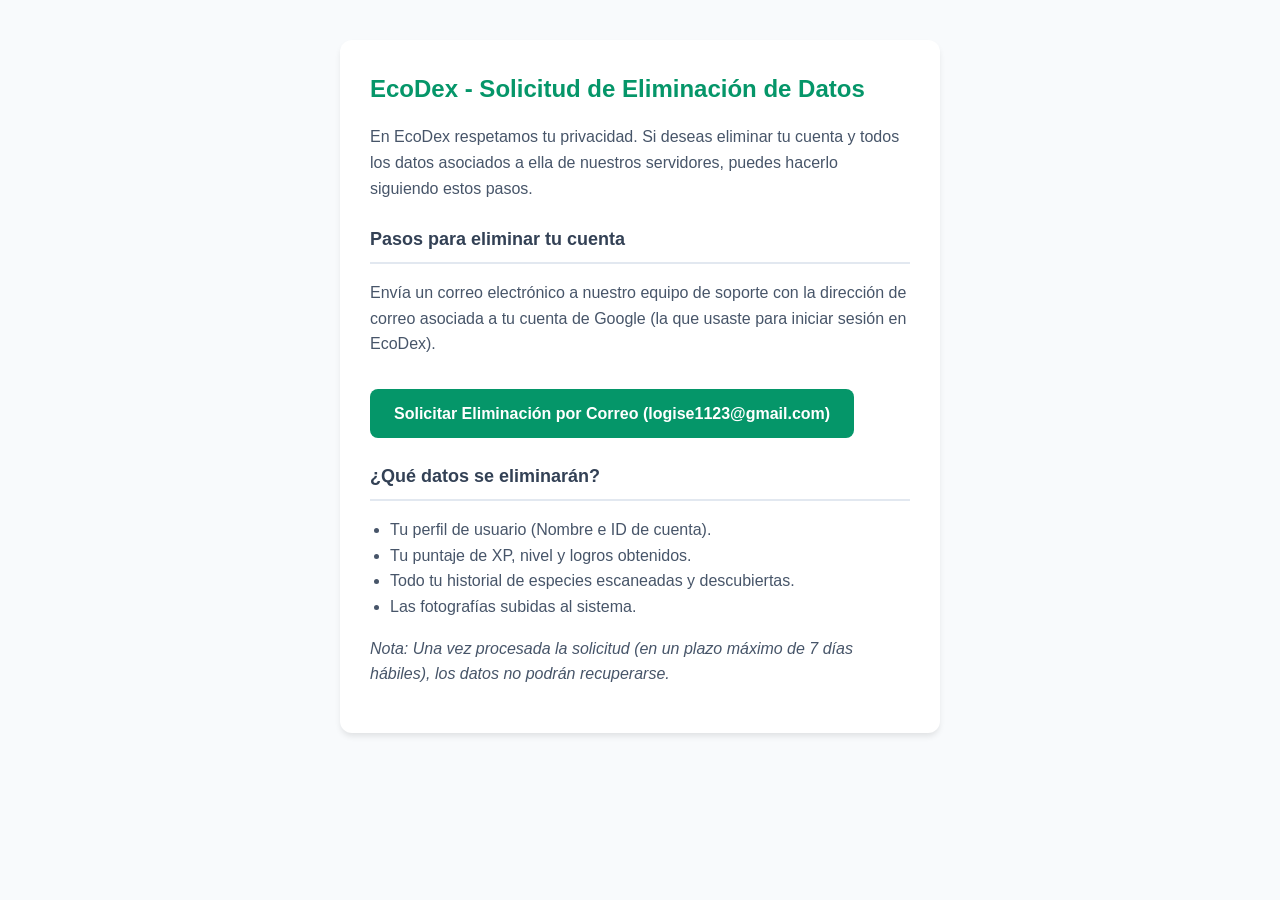
<file: delete-account.html>
<!DOCTYPE html>
<html lang="es">

<head>
    <meta charset="UTF-8">
    <meta name="viewport" content="width=device-width, initial-scale=1.0">
    <title>EcoDex - Eliminar Cuenta y Datos</title>
    <style>
        body {
            font-family: -apple-system, BlinkMacSystemFont, "Segoe UI", Roboto, Helvetica, Arial, sans-serif;
            background-color: #f8fafc;
            color: #1e293b;
            line-height: 1.6;
            max-width: 600px;
            margin: 0 auto;
            padding: 40px 20px;
        }

        .card {
            background: white;
            padding: 30px;
            border-radius: 12px;
            box-shadow: 0 4px 6px -1px rgba(0, 0, 0, 0.1);
        }

        h1 {
            color: #059669;
            font-size: 24px;
            margin-top: 0;
        }

        h2 {
            font-size: 18px;
            color: #334155;
            border-bottom: 2px solid #e2e8f0;
            padding-bottom: 8px;
            margin-top: 24px;
        }

        p {
            color: #475569;
        }

        ul {
            color: #475569;
            padding-left: 20px;
        }

        a.mailto-btn {
            display: inline-block;
            background-color: #059669;
            color: white;
            text-decoration: none;
            padding: 12px 24px;
            border-radius: 8px;
            font-weight: bold;
            margin-top: 16px;
        }

        a.mailto-btn:hover {
            background-color: #047857;
        }
    </style>
</head>

<body>
    <div class="card">
        <h1>EcoDex - Solicitud de Eliminación de Datos</h1>
        <p>En EcoDex respetamos tu privacidad. Si deseas eliminar tu cuenta y todos los datos asociados a ella de
            nuestros servidores, puedes hacerlo siguiendo estos pasos.</p>

        <h2>Pasos para eliminar tu cuenta</h2>
        <p>Envía un correo electrónico a nuestro equipo de soporte con la dirección de correo asociada a tu cuenta de
            Google (la que usaste para iniciar sesión en EcoDex).</p>

        <a href="mailto:logise1123@gmail.com?subject=Solicitud%20de%20eliminacion%20de%20cuenta%20EcoDex"
            class="mailto-btn">
            Solicitar Eliminación por Correo (logise1123@gmail.com)
        </a>

        <h2>¿Qué datos se eliminarán?</h2>
        <ul>
            <li>Tu perfil de usuario (Nombre e ID de cuenta).</li>
            <li>Tu puntaje de XP, nivel y logros obtenidos.</li>
            <li>Todo tu historial de especies escaneadas y descubiertas.</li>
            <li>Las fotografías subidas al sistema.</li>
        </ul>
        <p><em>Nota: Una vez procesada la solicitud (en un plazo máximo de 7 días hábiles), los datos no podrán
                recuperarse.</em></p>
    </div>
</body>

</html>
</file>
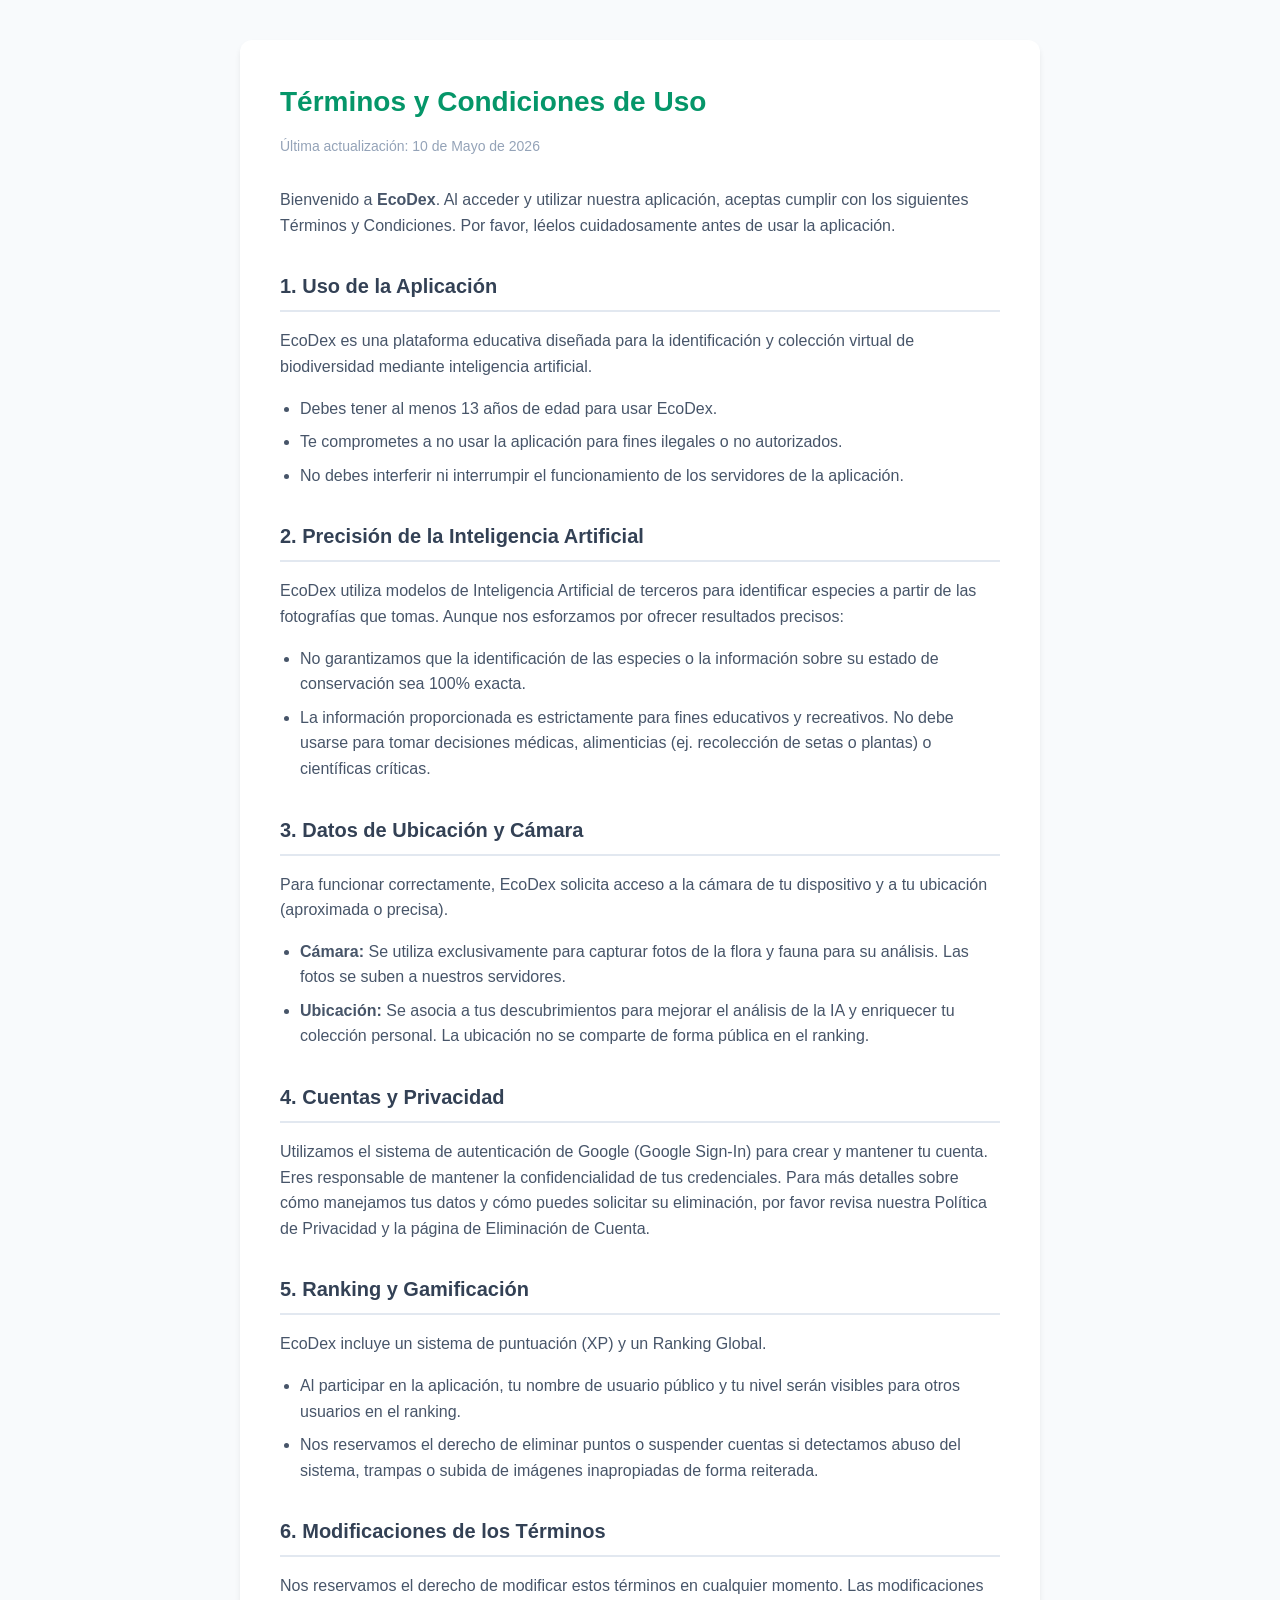
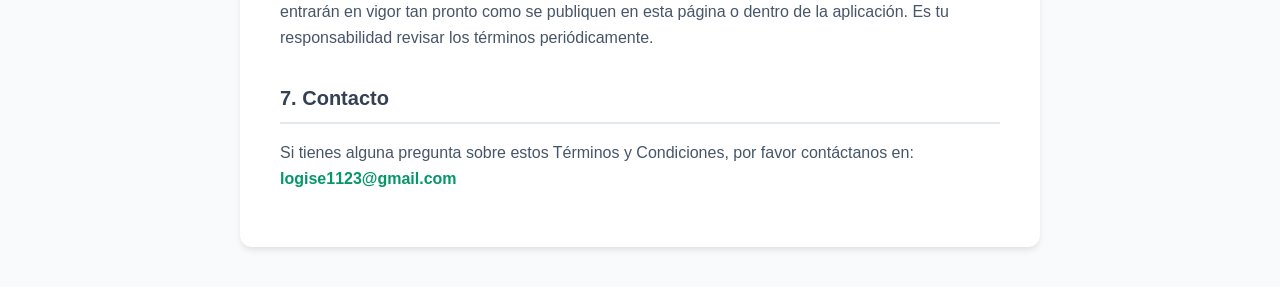
<file: tos.html>
<!DOCTYPE html>
<html lang="es">

<head>
    <meta charset="UTF-8">
    <meta name="viewport" content="width=device-width, initial-scale=1.0">
    <title>EcoDex - Términos y Condiciones</title>
    <style>
        body {
            font-family: -apple-system, BlinkMacSystemFont, "Segoe UI", Roboto, Helvetica, Arial, sans-serif;
            background-color: #f8fafc;
            color: #1e293b;
            line-height: 1.6;
            max-width: 800px;
            margin: 0 auto;
            padding: 40px 20px;
        }

        .card {
            background: white;
            padding: 40px;
            border-radius: 12px;
            box-shadow: 0 4px 6px -1px rgba(0, 0, 0, 0.1);
        }

        h1 {
            color: #059669;
            font-size: 28px;
            margin-top: 0;
            margin-bottom: 10px;
        }

        h2 {
            font-size: 20px;
            color: #334155;
            border-bottom: 2px solid #e2e8f0;
            padding-bottom: 8px;
            margin-top: 32px;
            margin-bottom: 16px;
        }

        p {
            color: #475569;
            margin-bottom: 16px;
        }

        ul {
            color: #475569;
            padding-left: 20px;
            margin-bottom: 16px;
        }
        
        li {
            margin-bottom: 8px;
        }

        .update-date {
            font-size: 14px;
            color: #94a3b8;
            margin-bottom: 30px;
            display: block;
        }
    </style>
</head>

<body>
    <div class="card">
        <h1>Términos y Condiciones de Uso</h1>
        <span class="update-date">Última actualización: 10 de Mayo de 2026</span>

        <p>Bienvenido a <strong>EcoDex</strong>. Al acceder y utilizar nuestra aplicación, aceptas cumplir con los siguientes Términos y Condiciones. Por favor, léelos cuidadosamente antes de usar la aplicación.</p>

        <h2>1. Uso de la Aplicación</h2>
        <p>EcoDex es una plataforma educativa diseñada para la identificación y colección virtual de biodiversidad mediante inteligencia artificial.</p>
        <ul>
            <li>Debes tener al menos 13 años de edad para usar EcoDex.</li>
            <li>Te comprometes a no usar la aplicación para fines ilegales o no autorizados.</li>
            <li>No debes interferir ni interrumpir el funcionamiento de los servidores de la aplicación.</li>
        </ul>

        <h2>2. Precisión de la Inteligencia Artificial</h2>
        <p>EcoDex utiliza modelos de Inteligencia Artificial de terceros para identificar especies a partir de las fotografías que tomas. Aunque nos esforzamos por ofrecer resultados precisos:</p>
        <ul>
            <li>No garantizamos que la identificación de las especies o la información sobre su estado de conservación sea 100% exacta.</li>
            <li>La información proporcionada es estrictamente para fines educativos y recreativos. No debe usarse para tomar decisiones médicas, alimenticias (ej. recolección de setas o plantas) o científicas críticas.</li>
        </ul>

        <h2>3. Datos de Ubicación y Cámara</h2>
        <p>Para funcionar correctamente, EcoDex solicita acceso a la cámara de tu dispositivo y a tu ubicación (aproximada o precisa).</p>
        <ul>
            <li><strong>Cámara:</strong> Se utiliza exclusivamente para capturar fotos de la flora y fauna para su análisis. Las fotos se suben a nuestros servidores.</li>
            <li><strong>Ubicación:</strong> Se asocia a tus descubrimientos para mejorar el análisis de la IA y enriquecer tu colección personal. La ubicación no se comparte de forma pública en el ranking.</li>
        </ul>

        <h2>4. Cuentas y Privacidad</h2>
        <p>Utilizamos el sistema de autenticación de Google (Google Sign-In) para crear y mantener tu cuenta. Eres responsable de mantener la confidencialidad de tus credenciales. Para más detalles sobre cómo manejamos tus datos y cómo puedes solicitar su eliminación, por favor revisa nuestra Política de Privacidad y la página de Eliminación de Cuenta.</p>

        <h2>5. Ranking y Gamificación</h2>
        <p>EcoDex incluye un sistema de puntuación (XP) y un Ranking Global.</p>
        <ul>
            <li>Al participar en la aplicación, tu nombre de usuario público y tu nivel serán visibles para otros usuarios en el ranking.</li>
            <li>Nos reservamos el derecho de eliminar puntos o suspender cuentas si detectamos abuso del sistema, trampas o subida de imágenes inapropiadas de forma reiterada.</li>
        </ul>

        <h2>6. Modificaciones de los Términos</h2>
        <p>Nos reservamos el derecho de modificar estos términos en cualquier momento. Las modificaciones entrarán en vigor tan pronto como se publiquen en esta página o dentro de la aplicación. Es tu responsabilidad revisar los términos periódicamente.</p>

        <h2>7. Contacto</h2>
        <p>Si tienes alguna pregunta sobre estos Términos y Condiciones, por favor contáctanos en: <a href="mailto:logise1123@gmail.com" style="color: #059669; font-weight: bold; text-decoration: none;">logise1123@gmail.com</a></p>
    </div>
</body>

</html>
</file>
